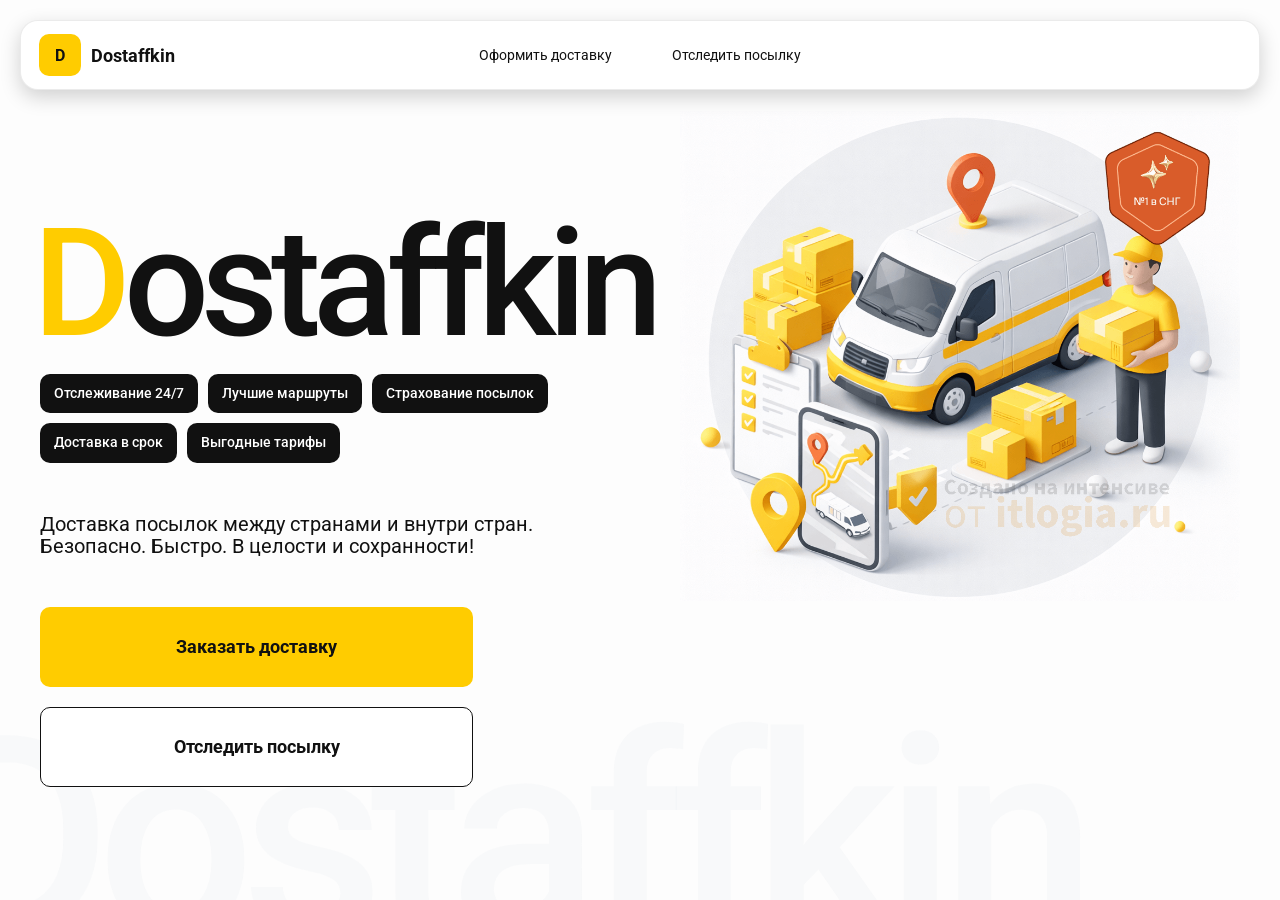
<file: index.html>
<!doctype html>
<html lang="ru">

<head>
    <meta charset="utf-8" />
    <meta name="viewport" content="width=device-width,initial-scale=1,maximum-scale=1,user-scalable=0" />
    <title>Dostaffkin — Доставка посылок между странами и внутри стран. Безопасно. Быстро. В целости и сохранности!
    </title>

    <link href="styles/base.css" rel="stylesheet" />
    <link href="styles/base_adaptive.css" rel="stylesheet" />
    <link href="styles/index.css" rel="stylesheet" />
    <link href="styles/index_adaptive.css" rel="stylesheet" />
</head>

<body>
    <div class="container">
        <header class="header">
            <a class="header-brand" href="#">
                <div class="header-logo">D</div>
                <div class="header-title">Dostaffkin</div>
            </a>
            <nav class="header-menu">
                <a class="header-link" href="./order.html">Оформить <span>доставку</span></a>
                <a class="header-link" href="./track.html">Отследить <span>посылку</span></a>
            </nav>
        </header>
        <main class="main">
            <section class="main-info">
                <div class="main-title">
                    <span>D</span>ostaffkin
                </div>
                <div class="main-features">
                    <div class="main-feature">Отслеживание 24/7</div>
                    <div class="main-feature">Лучшие маршруты</div>
                    <div class="main-feature">Страхование посылок</div>
                    <div class="main-feature">Доставка в срок</div>
                    <div class="main-feature">Выгодные тарифы</div>
                </div>
                <div class="main-description">
                    Доставка посылок между странами и внутри стран.
                    Безопасно. Быстро. В целости и сохранности!
                </div>
                <div class="main-actions">
                    <a class="button" type="button" href="./order.html">Заказать доставку</a>
                    <a class="button button-white" type="button" href="./track.html">Отследить посылку</a>
                </div>
            </section>
            <div class="main-title-ghost">Dostaffkin</div>
            <section class="main-image">
                <img src="images/main-image.png" alt="Main image" />
            </section>
        </main>
    </div>

</body>

</html>
</file>
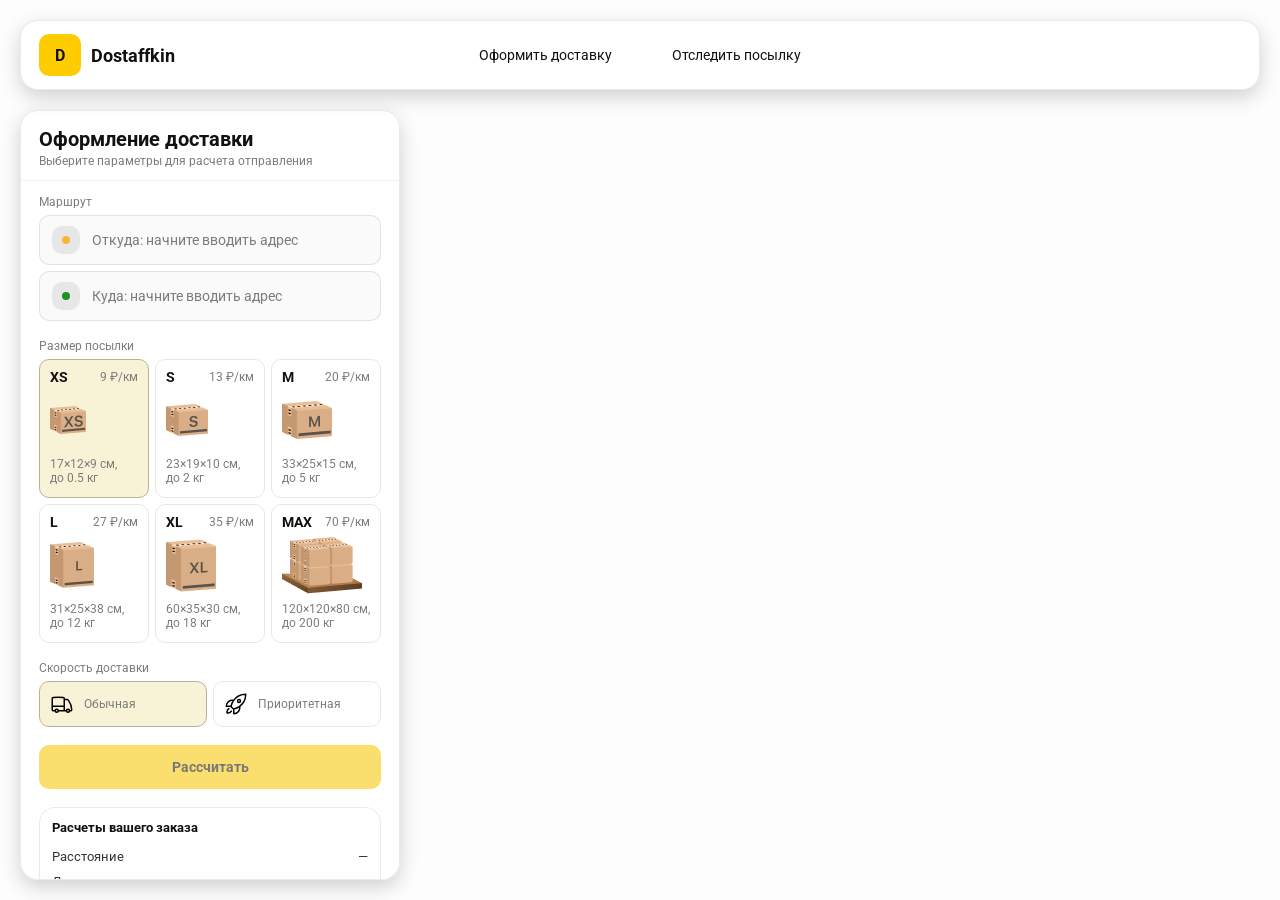
<file: order.html>
<!doctype html>
<html lang="ru">

<head>
    <meta charset="utf-8" />
    <meta name="viewport" content="width=device-width,initial-scale=1,maximum-scale=1,user-scalable=0" />
    <title>Оформление доставки</title>

    <link rel="stylesheet" href="styles/base.css" />
    <link rel="stylesheet" href="styles/base_adaptive.css" />

    <link rel="stylesheet" href="styles/order.css" />
    <link rel="stylesheet" href="styles/order_adaptive.css" />

    <script src="https://testologia.ru/ymc_min.js" data-apikey="406742ff-b73f-4a88-abb9-3d45567fe73c" data-suggest-apikey="d3eeb60e-9487-4910-b292-b17da0b7ca13"></script>
</head>

<body>
    <div id="map"></div>

    <header class="header">
        <a class="header-brand" href="/index.html">
            <div class="header-logo">D</div>
            <div class="header-title">Dostaffkin</div>
        </a>
        <nav class="header-menu">
            <a class="header-link" href="#">Оформить <span>доставку</span></a>
            <a class="header-link" href="./track.html">Отследить <span>посылку</span></a>
        </nav>
    </header>

    <aside class="main" id="sidebar">
        <div class="main-header">
            <div class="main-title">Оформление доставки</div>
            <div class="main-text">Выберите параметры для расчета отправления</div>
        </div>
        <div class="main-content">
            <div class="main-route">
                <div class="main-block-title">Маршрут</div>
                <div class="main-fields">
                    <div class="main-field" id="fromField">
                        <div class="main-pin"></div>
                        <input id="from" placeholder="Откуда: начните вводить адрес" autocomplete="off" />
                        <div class="main-ac" id="fromAc" role="listbox" aria-label="Подсказки адресов"></div>
                    </div>

                    <div class="main-field" id="toField">
                        <div class="main-pin"></div>
                        <input id="to" placeholder="Куда: начните вводить адрес" autocomplete="off" />
                        <div class="main-ac" id="toAc" role="listbox" aria-label="Подсказки адресов"></div>
                    </div>
                </div>
            </div>
            <div class="main-package">
                <div class="main-block-title">Размер посылки</div>

                <div class="main-sizes">
                    <div class="main-size-card is-active" data-value="xs">
                        <div class="main-size-top">
                            <div class="main-size-label">XS</div>
                            <div class="main-size-rate">9 ₽/км</div>
                        </div>
                        <div class="main-size-media">
                            <img src="images/sizes/xs.png" alt="Короб XS" />
                        </div>
                        <div class="main-size-description">17×12×9 см,<br>до 0.5 кг</div>
                    </div>

                    <div class="main-size-card" data-value="s">
                        <div class="main-size-top">
                            <div class="main-size-label">S</div>
                            <div class="main-size-rate">13 ₽/км</div>
                        </div>
                        <div class="main-size-media">
                            <img src="images/sizes/s.png" alt="Короб S" />
                        </div>
                        <div class="main-size-description">23×19×10 см,<br>до 2 кг</div>
                    </div>

                    <div class="main-size-card" data-value="m">
                        <div class="main-size-top">
                            <div class="main-size-label">M</div>
                            <div class="main-size-rate">20 ₽/км</div>
                        </div>
                        <div class="main-size-media">
                            <img src="images/sizes/m.png" alt="Короб M" />
                        </div>
                        <div class="main-size-description">33×25×15 см,<br>до 5 кг</div>
                    </div>

                    <div class="main-size-card" data-value="l">
                        <div class="main-size-top">
                            <div class="main-size-label">L</div>
                            <div class="main-size-rate">27 ₽/км</div>
                        </div>
                        <div class="main-size-media">
                            <img src="images/sizes/l.png" alt="Короб L" />
                        </div>
                        <div class="main-size-description">31×25×38 см,<br>до 12 кг</div>
                    </div>

                    <div class="main-size-card" data-value="xl">
                        <div class="main-size-top">
                            <div class="main-size-label">XL</div>
                            <div class="main-size-rate">35 ₽/км</div>
                        </div>
                        <div class="main-size-media">
                            <img src="images/sizes/xl.png" alt="Короб XL" />
                        </div>
                        <div class="main-size-description">60×35×30 см,<br>до 18 кг</div>
                    </div>

                    <div class="main-size-card" data-value="max">
                        <div class="main-size-top">
                            <div class="main-size-label">MAX</div>
                            <div class="main-size-rate">70 ₽/км</div>
                        </div>
                        <div class="main-size-media main-size-media-palleta">
                            <img src="images/sizes/max.png" alt="Паллета" />
                        </div>
                        <div class="main-size-description">120×120×80 см,<br>до 200 кг</div>
                    </div>
                </div>
            </div>
            <div class="main-speed">
                <div class="main-block-title">Скорость доставки</div>

                <div class="main-speeds">
                    <div class="main-speed-card is-active" data-value="regular">
                        <img class="main-speed-media" src="images/icons/regular.svg" alt="Regular" />
                        <div class="main-speed-description">Обычная</div>
                    </div>
                    <div class="main-speed-card" data-value="fast">
                        <img class="main-speed-media" src="images/icons/fast.svg" alt="Fast" />
                        <div class="main-speed-description">Приоритетная</div>
                    </div>

                </div>
            </div>
            <div class="main-calculate-block">
                <button id="calc" class="button calculate-button" type="button" disabled>Рассчитать</button>
            </div>
            <div class="main-result" id="result">
                <div class="main-result-title">Расчеты вашего заказа</div>
                <div class="main-result-lines">
                    <div class="main-result-line"><span>Расстояние</span><span id="distanceValue">—</span></div>
                    <div class="main-result-line"><span>Доставим через</span><span id="durationValue">—</span></div>
                    <div class="main-result-line"><span>Тариф</span><span id="rateValue">—</span></div>
                </div>
                <div class="main-price">
                    <div class="main-price-label">Итого</div>
                    <div class="main-price-value" id="totalValue">—</div>
                </div>
            </div>
            <div class="main-order-box">
                <div class="main-order-form" id="orderForm">
                    <div class="main-order-title">Оформление доставки</div>
                    <div class="main-block-info-row">
                        <div class="main-block-title">Контакты</div>
                        <div class="order-fields">
                            <div class="main-field">
                                <input id="customerName" placeholder="Ваше имя" autocomplete="off" />
                            </div>
                            <div class="main-field">
                                <input id="customerPhone" placeholder="Ваш телефон" autocomplete="off"
                                    inputmode="tel" />
                            </div>
                        </div>
                    </div>
                    <div class="main-block-info-row extra-info">
                        <div class="main-block-title">Дополнительная информация</div>
                        <div class="main-field textarea">
                            <textarea id="comment" placeholder="Детали доставки и комментарии"></textarea>
                        </div>
                    </div>
                    <button id="submit" class="button main-submit-request" type="button" disabled>Отправить
                        заявку
                    </button>
                </div>

                <div class="main-order-success" id="orderSuccess">
                    <div class="main-success-icon">✓</div>
                    <div class="main-success-title">Заявка отправлена!</div>
                    <div class="main-success-title">Номер отправления – <span id="orderId"></span></div>
                    <div class="main-success-subtitle">Мы скоро свяжемся с вами</div>
                </div>
            </div>
        </div>
    </aside>
    <script src="scripts/order.js"></script>
</body>

</html>
</file>
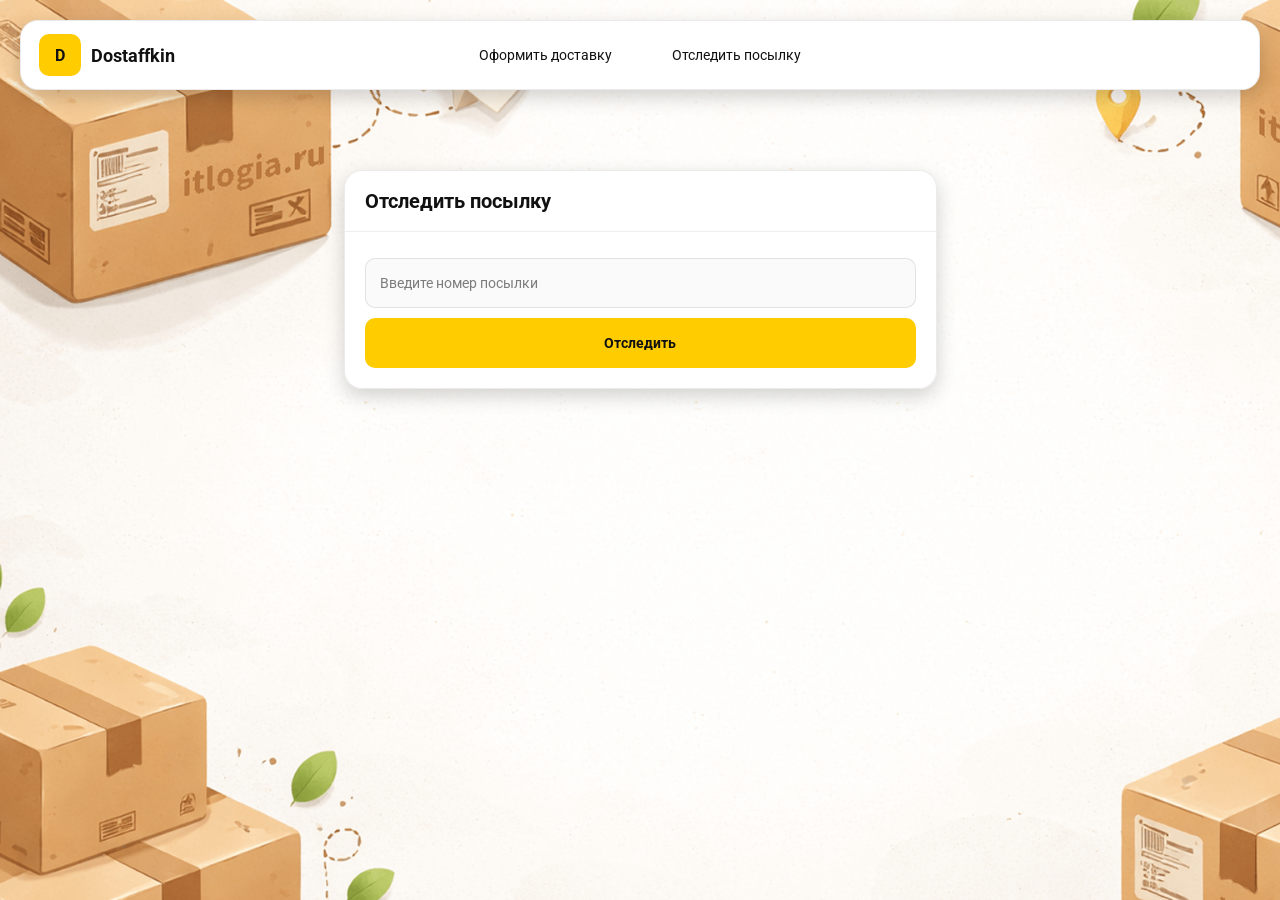
<file: track.html>
<!doctype html>
<html lang="ru">

<head>
    <meta charset="utf-8" />
    <meta name="viewport" content="width=device-width,initial-scale=1,maximum-scale=1,user-scalable=0" />
    <title>Отследить посылку</title>
    <link rel="stylesheet" href="styles/base.css" />
    <link rel="stylesheet" href="styles/base_adaptive.css" />

    <link rel="stylesheet" href="styles/track.css" />
    <link rel="stylesheet" href="styles/track_adaptive.css" />
</head>

<body>
    <div class="container">
        <header class="header">
            <a class="header-brand" href="./index.html">
                <div class="header-logo">D</div>
                <div class="header-title">Dostaffkin</div>
            </a>
            <nav class="header-menu">
                <a class="header-link" href="./order.html">Оформить <span>доставку</span></a>
                <a class="header-link" href="#">Отследить <span>посылку</span></a>
            </nav>
        </header>
        <main class="track-content">
            <section class="track-card track-search">
                <div class="track-title">Отследить посылку</div>
                <div class="track-action">
                    <div class="main-field track-field">
                        <input id="trackNumber" placeholder="Введите номер посылки" autocomplete="off" />
                    </div>
                    <button id="trackButton" class="button track-button" type="button">Отследить</button>
                </div>
            </section>
            <section class="track-card track-result" id="trackResult">
                <div class="track-result-header">
                    <div class="track-id" id="trackIdValue"></div>
                    <div class="track-routes">
                        <div class="track-route">
                            <div class="track-route-pin">
                                <svg xmlns="http://www.w3.org/2000/svg" fill="none" viewBox="0 0 24 24"
                                    stroke-width="1.5" stroke="orange" class="size-6">
                                    <path stroke-linecap="round" stroke-linejoin="round"
                                        d="M15 10.5a3 3 0 1 1-6 0 3 3 0 0 1 6 0Z" />
                                    <path stroke-linecap="round" stroke-linejoin="round"
                                        d="M19.5 10.5c0 7.142-7.5 11.25-7.5 11.25S4.5 17.642 4.5 10.5a7.5 7.5 0 1 1 15 0Z" />
                                </svg>
                            </div>
                            <div class="track-route-address" id="trackFromValue">
                                Откуда: Москва, улица Арбат, 1
                            </div>
                        </div>
                        <div class="track-route track-route-arrow">
                            <svg xmlns="http://www.w3.org/2000/svg" fill="none" viewBox="0 0 24 24" stroke-width="1.5"
                                stroke="currentColor" class="size-6">
                                <path stroke-linecap="round" stroke-linejoin="round"
                                    d="M19.5 13.5 12 21m0 0-7.5-7.5M12 21V3" />
                            </svg>
                        </div>
                        <div class="track-route">
                            <div class="track-route-pin">
                                <svg xmlns="http://www.w3.org/2000/svg" fill="none" viewBox="0 0 24 24"
                                    stroke-width="1.5" stroke="green" class="size-6">
                                    <path stroke-linecap="round" stroke-linejoin="round"
                                        d="M15 10.5a3 3 0 1 1-6 0 3 3 0 0 1 6 0Z" />
                                    <path stroke-linecap="round" stroke-linejoin="round"
                                        d="M19.5 10.5c0 7.142-7.5 11.25-7.5 11.25S4.5 17.642 4.5 10.5a7.5 7.5 0 1 1 15 0Z" />
                                </svg>
                            </div>
                            <div class="track-route-address" id="trackToValue">
                                Куда: Минск, проспект Независимости, 58
                            </div>
                        </div>
                    </div>
                </div>
                <div class="track-info">
                    <div class="track-status-title">Статус данной посылки:</div>
                    <div class="track-status-list" id="trackStatusList">


                    </div>
                </div>
            </section>
        </main>
    </div>
    <script src="scripts/track.js"></script>
</body>

</html>
</file>
<file: styles/base.css>
*, *::before, *::after {
    box-sizing: border-box;
}

@font-face {
    font-family: "Roboto";
    src: url("../fonts/Roboto-Regular.ttf");
    font-weight: normal;
}

@font-face {
    font-family: "Roboto";
    src: url("../fonts/Roboto-Bold.ttf");
    font-weight: bold;
}

@font-face {
    font-family: "Roboto";
    src: url("../fonts/Roboto-Medium.ttf");
    font-weight: 500;
}

html, body {
    margin: 0;
    color: #111111;
    font-family: "Roboto", sans-serif;
}

body {
    background: #FDFDFD;
}


.header {
    border-radius: 18px;
    box-shadow: 0 7px 20px 0 #0000002E;
    backdrop-filter: blur(10px);
    background: #ffffff;
    left: 20px;
    border: 1px solid rgba(0, 0, 0, 0.08);
    position: fixed;
    right: 20px;
    top: 20px;
    padding: 14px 18px;
    height: 70px;
    display: flex;
    align-items: center;
    z-index: 6;
}


.header-brand {
    display: flex;
    align-items: center;
    text-decoration: none;
    gap: 10px;
}

.header-logo {
    width: 42px;
    height: 42px;
    border-radius: 10px;
    background: #FFCC00;
    display: grid;
    place-items: center;
    font-weight: bold;
    color: #111;
}

.header-title {
    font-size: 18px;
    font-weight: bold;
    color: #111111;
    text-decoration: none;
}

.header-menu {
    display: flex;
    align-items: center;
    gap: 60px;
    margin: 0;
    position: absolute;
    left: 50%;
    transform: translateX(-50%);
}

.header-link {
    font-size: 14px;
    color: #111111;
    text-decoration: none;
}

.button {
    border: 0;
    outline: none;
    height: 44px;
    border-radius: 10px;
    font-size: 14px;
    font-weight: bold;
    cursor: pointer;
    font-family: inherit;
    transition: transform .08s ease, opacity .12s ease;
    background: #ffcc00;
    color: #111111;
    text-align: center;
    text-decoration: none;
}

.button:hover {
    background-color: #E5BC19;
}

.button:disabled {
    cursor: not-allowed;
    background-color: #FADE6E;
    color: #787878;
    transform: none;
}

.button.button-white {
    background: #ffffff;
    border: 1px solid #111111;
}

.button.button-white:hover {
    background: rgb(241 241 241);
}



.main-field {
    display: flex;
    align-items: center;
    margin-top: 6px;
    gap: 10px;
    border: 1px solid #1111111A;
    background: #FAFAFA;
    border-radius: 10px;
    padding: 10px 12px;
    position: relative;
    box-sizing: border-box;
    height: 50px;
}

.main-field.textarea {
    height: auto;
}

.main-pin {
    width: 28px;
    height: 28px;
    border-radius: 10px;
    background: rgba(17, 17, 17, 0.08);
    display: grid;
    place-items: center;
    flex: 0 0 auto;
    position: relative;
}

.main-pin::before {
    content: "";
    width: 8px;
    height: 8px;
    border-radius: 999px;
    background: orange;
    opacity: .75;
    display: block;
}

.main-field:last-child .main-pin::before {
    background: green;
    opacity: .85;
}

input, textarea {
    width: 100%;
    border: 0;
    outline: none;
    background: transparent;
    font-size: 14px;
    color: #111111;
    font-family: inherit;
}

textarea {
    resize: vertical;
    min-height: 72px;
    padding: 2px 0;
}

input::placeholder, textarea::placeholder {
    color: #7C7C7C;
}

.main-field:focus-within {
    border-color: rgba(0, 0, 0, 0.20);
    box-shadow: 0 0 0 4px rgba(255, 204, 0, 0.35);
    background: rgba(255, 255, 255, 0.75);
}
</file>
<file: styles/base_adaptive.css>
@media (max-width: 767px) {
    .header {
        left: 10px;
        right: 10px;
        top: 10px;
    }

    .header-link span {
        display: none;
    }

    .header-menu {
        gap: 20px;
        justify-content: flex-start;
        margin: 0 0 0 30px;
        position: static;
        transform: none;
    }
}

@media (max-width: 420px) {
    .header-title {
        display: none;
    }
}

@media (max-width: 374px) {
    .header-menu {
        gap: 10px;
        margin: 0 0 0 10px;
    }
}
</file>
<file: styles/index.css>
.container {
    overflow: hidden;
    min-height: 100vh;
}

.main {
    padding: 111px 40px 40px;
    position: relative;
    display: flex;
}

.main-info {
    max-width: 840px;
    width: 100%;
    position: relative;
}

.main-title {
    margin-top: 98px;
    font-weight: 500;
    font-size: 200px;
    line-height: 1;
    letter-spacing: -0.05em;
    color: #111111;
    left: -15px;
    position: relative;
}

.main-title span {
    color: #ffcc00;
}

.main-features {
    margin-top: 15px;
    display: flex;
    flex-wrap: wrap;
    gap: 10px;
}

.main-feature {
    background: #111111;
    color: #ffffff;
    padding: 12px 14px;
    font-weight: 500;
    font-size: 14px;
    line-height: 1.1;
    border-radius: 10px;
}

.main-description {
    margin-top: 50px;
    max-width: 500px;
    font-size: 20px;
    line-height: 1.1;
    color: #111111;
}

.main-actions {
    margin-top: 50px;
    display: flex;
    flex-direction: column;
    gap: 20px;
}

.main-actions .button {
    height: 80px;
    width: 433px;
    font-size: 18px;
    font-weight: bold;
    place-items: center;
    display: grid;
}

.main-title-ghost {
    position: absolute;
    z-index: -1;
    left: -70px;
    bottom: -150px;
    font-weight: 500;
    font-size: 278px;
    line-height: 1;
    letter-spacing: -0.05em;
    color: #ECEDF04D;
}

.main-image {
    width: 1024px;
    top: 100px;
    z-index: -2;
}

.main-image img {
    width: 100%;
    max-width: 1024px;
    height: auto;
    display: block;
}
</file>
<file: styles/index_adaptive.css>
@media (max-width: 1760px) {
    .main-title {
        font-size: 150px;
        left: -7px;
    }

    .main-info {
        max-width: 640px;
    }
}

@media (max-width: 1200px) {
    .main-info {
        max-width: 540px;
    }

    .main {
        padding: 111px 20px 20px;
    }

    .main-title {
        font-size: 120px;
        left: -4px;
    }

    .main-title-ghost {
        font-size: 220px;
    }
}

@media (max-width: 1024px) {
    .main-title {
        margin-top: 30px;
    }

    .main {
        flex-direction: column-reverse;
    }

    .main-image {
        max-width: 350px;
        position: absolute;
        left: 370px;
        top: 370px;
    }

    .main-info {
        max-width: 100%;
    }

    .main-actions {
        gap: 10px;
    }

    .main-actions .button {
        height: 50px;
        font-size: 14px;
        width: auto;
        max-width: 300px;
    }

    .main-description {
        max-width: 350px;
    }
}

@media (max-width: 570px) {
    .main-title {
        font-size: 88px;
    }

    .main-description {
        max-width: 100%
    }

    .main-actions {
       width: 100%;
    }

    .main-actions .button {
        width: 100%;
        max-width: 100%
    }

    .main-image {
        max-width: 650px;
        position: absolute;
        left: 170px;
        top: 70px;
        opacity: 0.2;
    }
}

@media (max-width: 400px) {
    .main-title {
        font-size: 70px;
    }
}
</file>
<file: styles/order.css>
#map {
    position: fixed;
    inset: 0;
}

.main {
    border-radius: 18px;
    box-shadow: 0 7px 20px 0 #0000002E;
    backdrop-filter: blur(10px);
    background: rgba(255, 255, 255, 0.96);
    left: 20px;
    border: 1px solid rgba(0, 0, 0, 0.08);
    position: fixed;
    top: 110px;
    bottom: 20px;
    width: 380px;
    display: flex;
    flex-direction: column;
    overflow: hidden;
    z-index: 5;
}

.main-header {
    padding: 18px 18px 12px 18px;
    border-bottom: 1px solid rgba(0, 0, 0, 0.06);
    display: flex;
    flex-direction: column;
}

.main-title {
    font-size: 20px;
    line-height: 100%;
    font-weight: bold;
}

.main-text {
    font-size: 12px;
    margin-top: 5px;
    color: #7C7C7C;
}

.main-content {
    padding: 14px 18px 18px 18px;
    overflow: auto;
    scrollbar-width: none;
    display: flex;
    flex-direction: column;
    gap: 18px;
    flex: 1;
}

.main-block-title {
    font-size: 12px;
    color: #7C7C7C;
}

.main-route .main-block-title,
.main-package .main-block-title {
    margin-bottom: 6px;
}

.main-sizes {
    display: grid;
    gap: 6px;
    grid-template-columns: repeat(3, 1fr);
}

.main-size-card {
    border: 1px solid #E8E8E7;
    background: #FFFFFF;
    border-radius: 10px;
    padding: 10px;
    cursor: pointer;
    user-select: none;
    transition: transform .08s ease, border-color .12s ease, background .12s ease;
    min-height: 139px;
}

.main-size-card:hover {
    transform: translateY(-1px);
}

.main-size-card.is-active {
    background-color: #F8F2D6;
    border-color: #B7B196;
}

.main-size-top {
    display: flex;
    align-items: center;
    justify-content: space-between;
}

.main-size-label {
    font-weight: bold;
    font-size: 14px;
    color: #111111;
    line-height: 100%;
}

.main-size-rate {
    font-size: 12px;
    color: #7C7C7C;
    line-height: 100%;
}

.main-size-media {
    margin-top: 8px;
    height: 57px;
}

.main-size-description {
    margin-top: 8px;
    font-size: 12px;
    color: #7C7C7C;
    line-height: 1.2;
}

.calculate-button {
    width: 100%;
}

.main-result {
    border: 1px solid rgba(0, 0, 0, 0.08);
    background: rgba(255, 255, 255, 0.75);
    border-radius: 16px;
    padding: 12px;
    line-height: 1.25;
}

.main-result-title {
    font-weight: bold;
    font-size: 13px;
    color: #111111;
    margin-bottom: 13px;
}

.main-result-lines {
    gap: 8px;
    display: flex;
    flex-direction: column;
}

.main-result-line {
    font-size: 13px;
    color: rgba(17, 17, 17, 0.85);
    display: flex;
    justify-content: space-between;
}

.main-price {
    margin-top: 18px;
    padding-top: 10px;
    border-top: 1px dashed rgba(0, 0, 0, 0.12);
    display: flex;
    align-items: baseline;
    justify-content: space-between;
}

.main-price-label {
    font-size: 12px;
    color: rgba(17, 17, 17, 0.55);
}

.main-price-value {
    font-size: 20px;
    font-weight: bold;
    color: #111111;
    letter-spacing: -0.3px;
}

.main-order-box {
    background: #ffffff;
    border: 1px solid #E8E8E7;
    border-radius: 10px;
    padding: 12px;
}

.main-order-title {
    margin-bottom: 8px;
    font-weight: bold;
    font-size: 14px;
    color: #111111;
}

.main-block-info {
    display: flex;
    flex-direction: column;
    gap: 6px;
}

.order-fields {
    display: grid;
    grid-template-columns: 1fr 1fr;
    column-gap: 10px;
    margin-top: 6px;
}

.main-block-info-row.extra-info {
    display: block;
    margin-top: 13px;
}

.main-submit-request {
    width: 100%;
    margin-top: 6px;
}

.main-order-success {
    display: none;
    text-align: center;
    padding: 22px 12px;
    gap: 12px;
}

.main-order-success.is-visible {
    display: flex;
    flex-direction: column;
    align-items: center;
}

.main-success-icon {
    width: 56px;
    height: 56px;
    border-radius: 50%;
    background: #16a34a;
    color: #ffffff;
    display: grid;
    place-items: center;
    font-size: 30px;
}

.main-success-title {
    font-size: 14px;
    font-weight: bold;
    color: #111111;
}

.main-success-subtitle {
    font-size: 12px;
    color: rgba(17, 17, 17, 0.55);
    line-height: 1.3;
}

.main-speed .main-block-title {
    margin-bottom: 6px;
}

.main-speeds {
    display: grid;
    gap: 6px;
    grid-template-columns: repeat(2, 1fr);
}

.main-speed-card {
    border: 1px solid #E8E8E7;
    background: #FFFFFF;
    border-radius: 10px;
    padding: 10px;
    cursor: pointer;
    user-select: none;
    transition: transform .08s ease, border-color .12s ease, background .12s ease;
    display: flex;
    align-items: center;
    gap: 10px;
}

.main-speed-card:hover {
    transform: translateY(-1px);
}

.main-speed-card.is-active {
    background-color: #F8F2D6;
    border-color: #B7B196;
}

.main-speed-description {
    font-size: 12px;
    color: #7C7C7C;
    line-height: 1.2;
}
</file>
<file: styles/order_adaptive.css>
@media (max-width: 767px) {
    .main {
        left: 10px;
        right: 10px;
        top: 50%;
        bottom: 12px;
        width: auto;
        max-width: none;
    }
}

@media (max-width: 420px) {
    .main-sizes {
        grid-template-columns: repeat(2, 1fr);
    }
}
</file>
<file: styles/track.css>
.container {
    background: #F4F4F4 url("../images/track-bg.png");
    background-size: cover;
    min-height: 100vh;
    padding: 170px 0 50px 0;
}

.track-content {
    width: 593px;
    margin: 0 auto;
}

.track-card {
    width: 100%;
    border-radius: 18px;
    box-shadow: 0 7px 20px 0 #0000002E;
    backdrop-filter: blur(10px);
    background: rgba(255, 255, 255, 0.96);
    border: 1px solid rgba(0, 0, 0, 0.08);
}

.track-title {
    font-size: 20px;
    line-height: 100%;
    font-weight: bold;
    border-bottom: 1px solid #EEEEEE;
    padding: 20px;
}

.track-action {
    padding: 20px;
}

.track-button {
    width: 100%;
    height: 50px;
}

.track-field {
    margin-bottom: 10px;
}

.track-result {
    margin-top: 5px;
    display: none;
}

.track-result.is-visible {
    display: block;
}

.track-result-header {
    font-weight: bold;
    font-size: 14px;
    color: #111111;
    padding: 20px;
    border-bottom: 1px solid #EEEEEE;
}

.track-id {
    margin-bottom: 12px;
    font-size: 20px;
}

.track-routes {
    display: flex;
    flex-direction: column;
    gap: 10px;
    font-weight: normal;
}

.track-route {
    display: flex;
    align-items: center;
    gap: 10px;
}

.track-route-pin {
    width: 24px;
    height: 24px;
    flex-shrink: 0;
}

.track-route-arrow {
    padding: 15px 0;
    width: 24px;
    height: 24px;
}

.track-info {
    padding: 20px;
}

.track-status {
    display: flex;
    align-items: center;
    font-size: 12px;
    gap: 10px;
}

.track-status-title {
    font-size: 14px;
    color: #111111;
    margin-bottom: 20px;
}

.track-status-list {
    display: flex;
    flex-direction: column;
    gap: 15px;
}

.track-status-icon {
    width: 40px;
    height: 40px;
    border-radius: 50%;
    background: rgba(17, 17, 17, 0.08);
    display: grid;
    place-items: center;
    flex: 0 0 auto;
}

.track-status.created .track-status-icon {
    background-color: #F1CB00;
}

.track-status.in-way .track-status-icon {
    background-color: #F08A11;
}

.track-status.ready .track-status-icon {
    background-color: #A35D0A;
}

.track-status.done .track-status-icon {
    background-color: #37C93B;
}

.track-status-text {
    display: flex;
    align-items: center;
    justify-content: space-between;
    color: #111111;
    font-size: 12px;
    flex: 1;
}

.track-status-date {
    color: rgba(17, 17, 17, 0.55);
}
</file>
<file: styles/track_adaptive.css>
@media (max-width: 767px) {
    .container {
        padding: 130px 0 50px 0;
    }

    .track-content {
        width: 100%;
        padding-left: 10px;
        padding-right: 10px;
    }

    .track-result-header {
        padding: 20px;
    }
}
</file>
